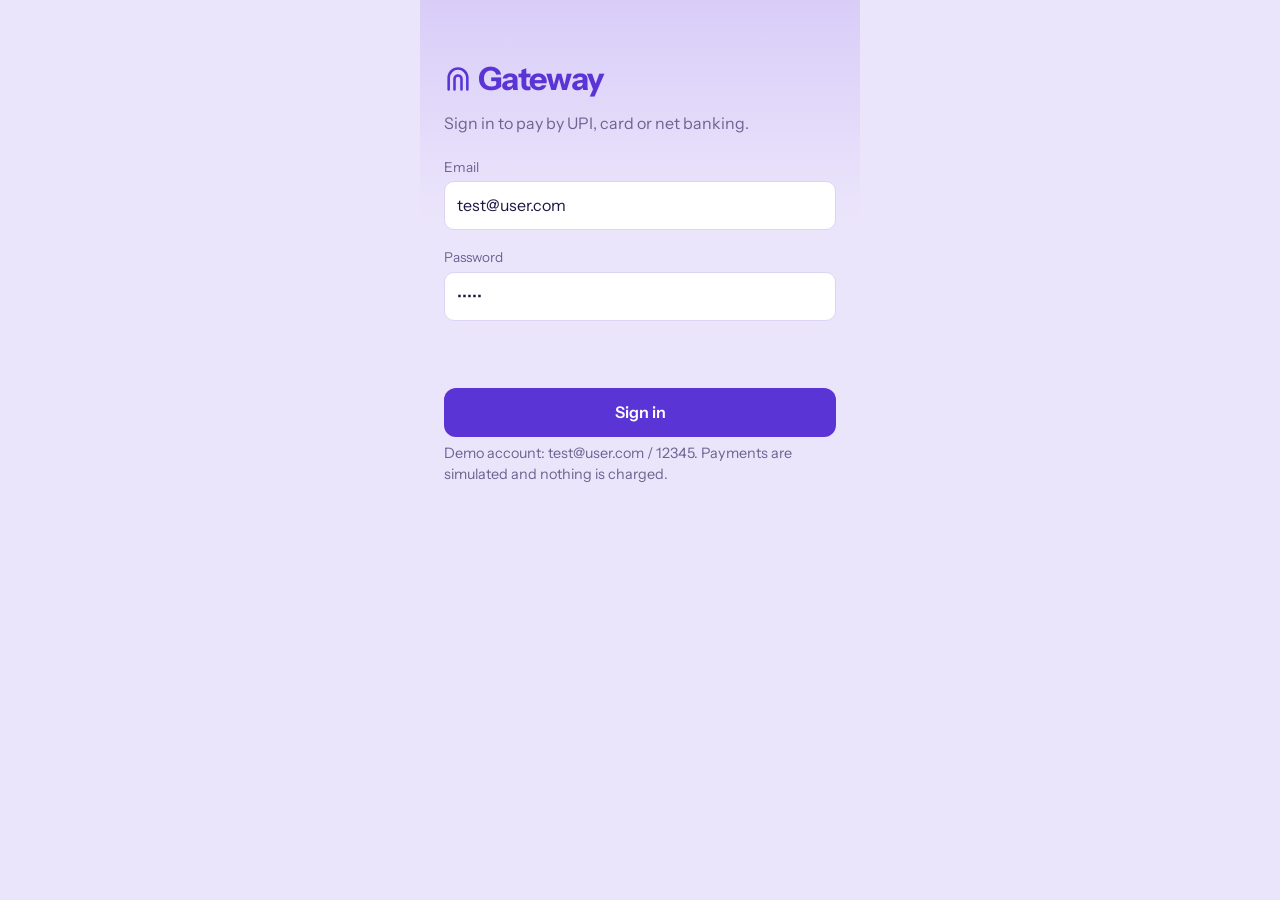
<file: Gateway-Payment-System-upgraded-/gateway-netlify/index.html>
<!DOCTYPE html>
<html lang="en">
<head>
<meta charset="utf-8">
<meta name="viewport" content="width=device-width, initial-scale=1, viewport-fit=cover">
<title>Gateway</title>
<link rel="icon" href="data:image/svg+xml,%3Csvg xmlns='http://www.w3.org/2000/svg' viewBox='0 0 100 100'%3E%3Ctext y='.9em' font-size='90'%3E%F0%9F%92%B3%3C/text%3E%3C/svg%3E">
<link rel="preconnect" href="https://fonts.googleapis.com">
<link rel="preconnect" href="https://fonts.gstatic.com" crossorigin>
<link href="https://fonts.googleapis.com/css2?family=Instrument+Sans:wght@400;500;600;700&display=swap" rel="stylesheet">
<style>
:root{--bg:#ebe5fb;--top:#d9cdf8;--panel:#fff;--ink:#1d1640;--mute:#6c6490;--line:#ddd4f5;--pri:#5b34d6;--priInk:#fff;--tile:#e7defb;--ok:#0e7a55;--bad:#c2312d;color-scheme:light;box-sizing:border-box;padding-top:env(safe-area-inset-top,0px);padding-bottom:env(safe-area-inset-bottom,0px)}
@media (prefers-color-scheme:dark){:root:not([data-theme="light"]){--bg:#15102b;--top:#241c4a;--panel:#201a3d;--ink:#ece8ff;--mute:#a79fd0;--line:#342d5c;--pri:#9a7dff;--priInk:#120b30;--tile:#2d2552;--ok:#3ccf91;--bad:#ff7b76;color-scheme:dark}}
:root[data-theme="dark"]{--bg:#15102b;--top:#241c4a;--panel:#201a3d;--ink:#ece8ff;--mute:#a79fd0;--line:#342d5c;--pri:#9a7dff;--priInk:#120b30;--tile:#2d2552;--ok:#3ccf91;--bad:#ff7b76;color-scheme:dark}
*{box-sizing:border-box}
body{margin:0;background:var(--bg);color:var(--ink);font:16px/1.45 "Instrument Sans",system-ui,sans-serif}
button,input,select{font:inherit;color:inherit}
button{cursor:pointer;border:0;background:none}
:focus-visible{outline:3px solid var(--pri);outline-offset:2px}
[hidden]{display:none!important}
.app{max-width:440px;margin:0 auto;min-height:100vh;background:linear-gradient(var(--top),var(--bg) 220px)}
svg.i{width:24px;height:24px;fill:none;stroke:currentColor;stroke-width:1.8;stroke-linecap:round;stroke-linejoin:round}
.logo{display:flex;align-items:center;gap:6px;font-weight:700;font-size:1.4rem;letter-spacing:-.02em;color:var(--pri)}
.logo svg{width:28px;height:28px;stroke-width:2.2}
.auth{padding:56px 24px;display:flex;flex-direction:column;gap:6px}
.auth .logo{font-size:2rem;margin-bottom:4px}
.auth p{margin:0 0 16px;color:var(--mute)}
.f{margin-bottom:12px}
.f label{display:block;font-size:.85rem;color:var(--mute);margin-bottom:4px}
.f input,.f select{width:100%;padding:12px;border:1px solid var(--line);border-radius:10px;background:var(--panel)}
.btn{display:block;width:100%;padding:13px;border-radius:12px;background:var(--pri);color:var(--priInk);font-weight:600;margin-top:8px}
.btn.alt{background:var(--tile);color:var(--ink)}
.err{color:var(--bad);min-height:1.3em;font-size:.9rem;margin:4px 0 0}
.top{display:flex;align-items:center;justify-content:space-between;padding:14px 16px}
.top button{width:40px;height:40px;border-radius:50%;display:grid;place-items:center}
.av{background:var(--pri);color:var(--priInk);font-weight:700;font-size:.9rem}
.body{background:var(--bg);border-radius:20px 20px 0 0;padding:16px 14px 120px;min-height:80vh;box-shadow:0 -6px 20px rgba(91,52,214,.08)}
.ban{display:flex;overflow-x:auto;scroll-snap-type:x mandatory;scrollbar-width:none;border-radius:16px;background:var(--tile)}
.ban::-webkit-scrollbar{display:none}
.sl{flex:0 0 100%;scroll-snap-align:start;display:flex;align-items:center;justify-content:space-between;gap:10px;padding:18px}
.sl h3{margin:0 0 12px;font-size:1.2rem;line-height:1.2}
.sl .btn{display:inline-block;width:auto;padding:8px 14px;margin:0;font-size:.9rem}
.circ{flex:0 0 108px;height:108px;border-radius:50%;background:var(--panel);display:grid;place-items:center;text-align:center;line-height:1;color:var(--pri)}
.circ b{font-size:2.8rem}.circ span{font-size:.8rem;color:var(--mute)}
.dots{display:flex;justify-content:center;gap:6px;margin:8px 0 14px}
.dots button{width:7px;height:7px;border-radius:50%;background:var(--line)}
.dots button[aria-current="true"]{background:var(--pri);width:18px;border-radius:4px}
.card{background:var(--panel);border:1px solid var(--line);border-radius:16px;padding:16px;margin-bottom:14px}
.card h2{margin:0 0 14px;font-size:1.1rem}
.grid{display:grid;grid-template-columns:repeat(4,1fr);gap:14px 6px}
.t{display:flex;flex-direction:column;align-items:center;gap:6px;font-size:.78rem;text-align:center;line-height:1.2;transition:transform .12s}
.t:active{transform:scale(.94)}
.t i{width:52px;height:52px;border-radius:50%;background:var(--tile);color:var(--pri);display:grid;place-items:center}
.row{display:flex;align-items:center;gap:12px;padding:10px 0;border-top:1px solid var(--line)}
.row:first-of-type{border-top:0}
.row .c{width:38px;height:38px;border-radius:50%;display:grid;place-items:center;background:var(--tile);flex:none}
.row .m{flex:1;min-width:0}.row .m b{display:block;font-weight:600}.row .m small{color:var(--mute)}
.row .a{text-align:right}.row .a small{display:block}
.ok{color:var(--ok)}.bad{color:var(--bad)}
.pdf{font-size:.75rem;padding:3px 8px;border:1px solid var(--pri);border-radius:99px;color:var(--pri);margin-top:2px}
.mute{color:var(--mute);font-size:.9rem}
.fabw{position:fixed;left:0;right:0;bottom:0;display:flex;justify-content:center;padding:0 0 calc(16px + env(safe-area-inset-bottom,0px));pointer-events:none}
.fab{pointer-events:auto;display:flex;align-items:center;gap:10px;padding:14px 22px;border-radius:99px;background:var(--ink);color:var(--bg);font-weight:600;box-shadow:0 8px 24px rgba(29,22,64,.35)}
.wrap{position:fixed;inset:0;background:rgba(20,12,50,.5);display:flex;align-items:flex-end;justify-content:center;z-index:5}
.sh{width:100%;max-width:440px;max-height:92vh;overflow-y:auto;background:var(--panel);border-radius:22px 22px 0 0;padding:18px 18px calc(22px + env(safe-area-inset-bottom,0px));animation:up .25s ease-out}
@keyframes up{from{transform:translateY(100%)}to{transform:none}}
.sh header{display:flex;justify-content:space-between;align-items:center;margin-bottom:12px}
.sh h2{margin:0;font-size:1.15rem}
.x{width:36px;height:36px;border-radius:50%;background:var(--tile);font-size:1.3rem;line-height:1}
.amt{font-size:1.6rem;font-weight:700}
.chips{display:flex;flex-wrap:wrap;gap:6px;margin-top:14px}
.chips b{width:100%;font-size:.8rem;color:var(--mute);font-weight:500}
.chips button{font-size:.78rem;padding:4px 10px;border-radius:99px;border:1px solid var(--line);color:var(--mute)}
.vf{width:200px;height:200px;margin:8px auto 16px;position:relative;border-radius:16px;background:repeating-linear-gradient(45deg,var(--tile) 0 8px,var(--bg) 8px 16px)}
.vf:after{content:"";position:absolute;left:8px;right:8px;height:3px;background:var(--pri);border-radius:2px;animation:sc 1.8s ease-in-out infinite alternate}
@keyframes sc{from{top:10px}to{top:187px}}
.res{text-align:center;padding:8px 0}
.res .big{width:84px;height:84px;border-radius:50%;margin:0 auto 12px;display:grid;place-items:center;color:#fff;animation:pop .4s cubic-bezier(.2,1.4,.4,1)}
.res .big svg{width:44px;height:44px;stroke-width:2.6}
.res .big.ok{background:var(--ok)}.res .big.bad{background:var(--bad)}
@keyframes pop{from{transform:scale(.3);opacity:0}to{transform:none;opacity:1}}
.kv{text-align:left;margin:14px 0}
.kv div{display:flex;justify-content:space-between;gap:12px;padding:6px 0;border-bottom:1px dashed var(--line);font-size:.92rem}
.kv span:first-child{color:var(--mute)}
details{text-align:left;margin:8px 0;font-size:.88rem}
summary{cursor:pointer;color:var(--pri)}
details div{padding:2px 0}
.toast{position:fixed;left:50%;bottom:90px;transform:translateX(-50%);background:var(--ink);color:var(--bg);padding:9px 16px;border-radius:99px;font-size:.9rem;z-index:9}
@media(prefers-reduced-motion:reduce){.sh,.res .big,.vf:after{animation:none}.t{transition:none}}
</style>
</head>
<body>
<div class="app">
  <section class="auth" id="auth">
    <div class="logo"><svg class="i" viewBox="0 0 24 24"><path d="M4 21V11a8 8 0 0 1 16 0v10M9 21v-9a3 3 0 0 1 6 0v9"/></svg>Gateway</div>
    <p>Sign in to pay by UPI, card or net banking.</p>
    <div class="f"><label for="em">Email</label><input id="em" value="test@user.com" autocomplete="off"></div>
    <div class="f"><label for="pw">Password</label><input id="pw" type="password" value="12345" autocomplete="off"></div>
    <p class="err" id="lerr" role="alert"></p>
    <button class="btn" id="login">Sign in</button>
    <p class="mute">Demo account: test@user.com / 12345. Payments are simulated and nothing is charged.</p>
  </section>

  <section id="home" hidden>
    <div class="top">
      <button class="av" id="avatar" aria-label="Profile">TU</button>
      <div class="logo"><svg class="i" viewBox="0 0 24 24"><path d="M4 21V11a8 8 0 0 1 16 0v10M9 21v-9a3 3 0 0 1 6 0v9"/></svg>Gateway</div>
      <div style="display:flex"><button id="srch" aria-label="Search history"></button><button id="bell" aria-label="Notifications"></button></div>
    </div>
    <div class="body">
      <div class="ban" id="ban"></div>
      <div class="dots" id="dots"></div>
      <div class="card"><h2>Money transfer</h2><div class="grid" id="tiles"></div></div>
      <div class="card"><h2>Recent payments</h2><div id="recent"></div></div>
    </div>
    <div class="fabw"><button class="fab" id="scan"></button></div>
  </section>

  <div class="wrap" id="wrap" hidden>
    <div class="sh" role="dialog" aria-modal="true" aria-labelledby="st">
      <header><h2 id="st"></h2><button class="x" id="xb" aria-label="Close">&times;</button></header>
      <div id="sb"></div>
    </div>
  </div>
</div>
<div class="toast" id="toast" hidden></div>

<script>
//#validators
function luhn(s){var sum=0,alt=false;for(var i=s.length-1;i>=0;i--){var n=+s[i];if(alt){n*=2;if(n>9)n-=9}sum+=n;alt=!alt}return sum%10===0}
function digits(s){return String(s||'').replace(/[\s-]/g,'')}
var BANKS=['SBI','HDFC','ICICI','Axis'];
var AMT=/^\d{1,7}(\.\d{1,2})?$/;
function amountOk(a){a=String(a).trim();return AMT.test(a)&&+a>0&&+a<=1e6}
function expiryOk(v,now){var m=/^(0[1-9]|1[0-2])\/(\d{2})$/.exec(String(v).trim());if(!m)return false;var y=2000+ +m[2],mo=+m[1];return y>now.y||(y===now.y&&mo>=now.m)}
function maskFor(m,v){
  var p=digits(v.cardNumber),u=String(v.upi||'').trim(),n=String(v.mobile||'').trim(),a=String(v.acc||'').trim();
  if(m==='card'&&/^\d{12,19}$/.test(p)&&luhn(p))return '**** **** **** '+p.slice(-4);
  if(m==='upi'&&/^[A-Za-z0-9._-]{2,64}@[A-Za-z]{2,32}$/.test(u)){var i=u.indexOf('@'),l=u.slice(0,i);return l[0]+'****'+l[l.length-1]+u.slice(i)}
  if(m==='mobile'&&/^[6-9]\d{9}$/.test(n))return n.slice(0,2)+'******'+n.slice(-2);
  if(m==='netbank'&&/^\d{10,16}$/.test(a))return '****'+a.slice(-4);
  return '-';
}
// Rules run in order and stop at the first failure, like PaymentServlet.
function rulesFor(m,v,now){
  var r=[['Amount is a plain decimal, max 2 places',function(){return AMT.test(String(v.amount).trim())}],
         ['Amount is above 0 and at most 1,000,000',function(){return amountOk(v.amount)}]];
  var pan=digits(v.cardNumber),amex=/^3[47]/.test(pan);
  var T={
    card:[['Name on card present',function(){return String(v.cardName).trim().length>0&&v.cardName.length<=60}],
      ['Card number is 12 to 19 digits',function(){return /^\d{12,19}$/.test(pan)}],
      ['Card number passes Luhn check',function(){return luhn(pan)}],
      ['Expiry is MM/YY and not in the past',function(){return expiryOk(v.expiry,now)}],
      ['CVV is '+(amex?4:3)+' digits',function(){return (amex?/^\d{4}$/:/^\d{3}$/).test(v.cvv)}],
      ['Issuer does not decline (numbers ending in 5 do)',function(){return pan.slice(-1)!=='5'}]],
    upi:[['UPI ID looks like name@bank',function(){return /^[A-Za-z0-9._-]{2,64}@[A-Za-z]{2,32}$/.test(String(v.upi).trim())}]],
    mobile:[['Mobile number is 10 digits starting 6 to 9',function(){return /^[6-9]\d{9}$/.test(String(v.mobile).trim())}]],
    netbank:[['Bank is on the allowed list',function(){return BANKS.indexOf(v.bank)>=0}],
      ['Account number is 10 to 16 digits',function(){return /^\d{10,16}$/.test(String(v.acc).trim())}],
      ['IFSC code format is valid',function(){return /^[A-Z]{4}0[A-Z0-9]{6}$/.test(String(v.ifsc).trim().toUpperCase())}]]
  };
  return r.concat(T[m]);
}
function run(m,v,now){
  var trace=[],failed=null;
  rulesFor(m,v,now).forEach(function(r){
    if(failed){trace.push({l:r[0],s:'skip'});return}
    var ok=false;try{ok=r[1]()}catch(e){}
    trace.push({l:r[0],s:ok?'ok':'bad'});if(!ok)failed=r[0];
  });
  return{trace:trace,failed:failed,masked:maskFor(m,v)};
}
//#end
//#pdf
function pdfEsc(s){return String(s).replace(/[^\x20-\x7E]/g,' ').replace(/([\\()])/g,'\\$1')}
function makePdf(rows,foot){
  var c='0.357 0.204 0.839 rg 0 742 595 100 re f\n'+
    'BT 1 1 1 rg /F2 26 Tf 56 790 Td (Gateway) Tj ET\nBT 1 1 1 rg /F1 12 Tf 56 764 Td (Payment statement) Tj ET\n';
  var y=700;
  rows.forEach(function(r){
    c+='0.85 0.83 0.92 RG 56 '+(y-10)+' m 539 '+(y-10)+' l S\n';
    c+='BT 0.42 0.39 0.56 rg /F1 10 Tf 56 '+y+' Td ('+pdfEsc(r[0])+') Tj ET\n';
    c+='BT 0.11 0.09 0.25 rg /F2 12 Tf 200 '+y+' Td ('+pdfEsc(r[1])+') Tj ET\n';
    y-=32;
  });
  c+='BT 0.42 0.39 0.56 rg /F1 9 Tf 56 '+(y-10)+' Td ('+pdfEsc(foot)+') Tj ET\n';
  var o=['<</Type/Catalog/Pages 2 0 R>>','<</Type/Pages/Kids[3 0 R]/Count 1>>',
    '<</Type/Page/Parent 2 0 R/MediaBox[0 0 595 842]/Contents 4 0 R/Resources<</Font<</F1 5 0 R/F2 6 0 R>>>>>>',
    '<</Length '+c.length+'>>\nstream\n'+c+'endstream',
    '<</Type/Font/Subtype/Type1/BaseFont/Helvetica/Encoding/WinAnsiEncoding>>',
    '<</Type/Font/Subtype/Type1/BaseFont/Helvetica-Bold/Encoding/WinAnsiEncoding>>'];
  var out='%PDF-1.4\n',off=[];
  o.forEach(function(b,i){off.push(out.length);out+=(i+1)+' 0 obj\n'+b+'\nendobj\n'});
  var x=out.length;out+='xref\n0 '+(o.length+1)+'\n0000000000 65535 f \n';
  off.forEach(function(n){out+=('0000000000'+n).slice(-10)+' 00000 n \n'});
  out+='trailer\n<</Size '+(o.length+1)+'/Root 1 0 R>>\nstartxref\n'+x+'\n%%EOF';
  return new TextEncoder().encode(out);
}
//#end

var $=function(s){return document.querySelector(s)};
function h(t,c,x){var e=document.createElement(t);if(c)e.className=c;if(x!=null)e.textContent=x;return e}
var P={scan:'M4 8V5a1 1 0 0 1 1-1h3M16 4h3a1 1 0 0 1 1 1v3M20 16v3a1 1 0 0 1-1 1h-3M8 20H5a1 1 0 0 1-1-1v-3M4 12h16',
mobile:'M9 3h6a2 2 0 0 1 2 2v14a2 2 0 0 1-2 2H9a2 2 0 0 1-2-2V5a2 2 0 0 1 2-2zM11 18h2',
upi:'M12 16a4 4 0 1 0 0-8 4 4 0 0 0 0 8zM16 8v5a2.5 2.5 0 0 0 5 0v-1a9 9 0 1 0-3.5 7.1',
bank:'M3 10l9-6 9 6M5 10v8M9 10v8M15 10v8M19 10v8M3 20h18',
card:'M3 6h18v12H3zM3 10h18M7 15h3',
history:'M12 7v5l3 2M4 12a8 8 0 1 0 2.5-5.8M4 4v4h4',
receive:'M12 4v10M8 10l4 4 4-4M5 20h14',
file:'M7 3h7l4 4v14H7zM14 3v4h4M10 12h5M10 16h5',
search:'M11 4a7 7 0 1 0 0 14 7 7 0 0 0 0-14zM20 20l-4-4',
bell:'M6 16v-5a6 6 0 0 1 12 0v5l1.5 2h-15zM10 20h4',
check:'M5 12l5 5 9-10',cross:'M6 6l12 12M18 6L6 18'};
function ic(n){return '<svg class="i" viewBox="0 0 24 24"><path d="'+P[n]+'"/></svg>'}
function toast(t){var e=$('#toast');e.textContent=t;e.hidden=false;clearTimeout(toast.t);toast.t=setTimeout(function(){e.hidden=true},2200)}

var KEY='gateway.v1',mem=[],user=null,LABEL={card:'Card',upi:'UPI',mobile:'UPI (mobile)',netbank:'Net banking'};
function load(){try{return JSON.parse(localStorage.getItem(KEY))||[]}catch(e){return mem}}
function store(a){mem=a;try{localStorage.setItem(KEY,JSON.stringify(a))}catch(e){}}
function fmt(a){return Number(a).toLocaleString('en-IN',{minimumFractionDigits:2,maximumFractionDigits:2})}
function when(t){return new Date(t).toLocaleString('en-IN',{day:'numeric',month:'short',hour:'numeric',minute:'2-digit'})}

// Save a generated file: viewer-confirmed save inside claude.ai, normal download elsewhere (e.g. Netlify).
async function savePdf(name,bytes){
  var dl=null;try{dl=window.claude?await window.claude.use('downloads'):null}catch(e){}
  if(dl){try{await dl.save({filename:name,data:bytes});return}catch(e){if(e&&e.code==='declined')return}}
  var a=document.createElement('a');a.href=URL.createObjectURL(new Blob([bytes],{type:'application/pdf'}));
  a.download=name;document.body.appendChild(a);a.click();a.remove();setTimeout(function(){URL.revokeObjectURL(a.href)},4000);
}
function statement(p){
  var d=new Date(p.t);
  var rows=[['Status','SUCCESS'],['Transaction ID',p.id],['Date and time',d.toLocaleString('en-IN')],['Paid with',LABEL[p.m]],
    ['Account / ID',p.masked],['Amount','INR '+Number(p.a).toFixed(2)],['Account holder','test@user.com']];
  savePdf('Gateway-statement-'+p.id+'.pdf',makePdf(rows,'Simulated payment from the Gateway demo. No money was moved.'));
  toast('Statement ready');
}

// ---- sign in / home
$('#login').onclick=function(){
  var ok=$('#em').value.trim()==='test@user.com'&&$('#pw').value==='12345';
  $('#lerr').textContent=ok?'':'Email or password is incorrect.';
  if(ok){user='test@user.com';$('#auth').hidden=true;$('#home').hidden=false;renderRecent();startBanner()}
};
$('#pw').onkeydown=function(e){if(e.key==='Enter')$('#login').click()};
$('#srch').innerHTML=ic('search');$('#bell').innerHTML=ic('bell');
$('#scan').innerHTML=ic('scan')+'Scan any QR';
$('#bell').onclick=function(){toast('You\u2019re all caught up')};
$('#srch').onclick=function(){history_()};
$('#scan').onclick=function(){scan()};
$('#avatar').onclick=function(){
  var b=h('div');b.appendChild(h('p','mute','Signed in as test@user.com'));
  b.appendChild(h('p',null,'Your UPI ID: test@gateway'));
  var s=h('button','btn alt','Sign out');s.onclick=function(){closeSheet();user=null;$('#home').hidden=true;$('#auth').hidden=false;stopBanner()};
  b.appendChild(s);sheet('Profile',b);
};

var SL=[['Lightning fast payments always.','Pay by UPI',function(){pay('upi')},'2','in seconds'],
        ['Cards, UPI and net banking in one place.','Pay by card',function(){pay('card')},'3','ways to pay'],
        ['A PDF statement for every payment.','See statements',function(){history_(true)},'PDF','on demand']];
var ban=$('#ban'),dots=$('#dots'),bt=null;
SL.forEach(function(s,i){
  var d=h('div','sl'),l=h('div'),b=h('button','btn',s[1]);b.onclick=s[2];
  l.appendChild(h('h3',null,s[0]));l.appendChild(b);d.appendChild(l);
  var c=h('div','circ'),w=h('div');w.appendChild(h('b',null,s[3]));w.appendChild(h('br'));w.appendChild(h('span',null,s[4]));c.appendChild(w);d.appendChild(c);ban.appendChild(d);
  var dt=h('button');dt.setAttribute('aria-label','Slide '+(i+1));dt.onclick=function(){go(i)};dots.appendChild(dt);
});
function go(i){ban.scrollTo({left:i*ban.clientWidth,behavior:'smooth'})}
function cur(){return Math.round(ban.scrollLeft/Math.max(1,ban.clientWidth))}
ban.onscroll=function(){var c=cur();Array.prototype.forEach.call(dots.children,function(d,i){d.setAttribute('aria-current',i===c)})};
function startBanner(){ban.onscroll();stopBanner();if(matchMedia('(prefers-reduced-motion:reduce)').matches)return;bt=setInterval(function(){go((cur()+1)%SL.length)},4500)}
function stopBanner(){clearInterval(bt)}

var TILES=[['scan','Scan & Pay',scan],['mobile','To Mobile',function(){pay('mobile')}],['upi','To UPI ID',function(){pay('upi')}],['bank','To Bank A/c',function(){pay('netbank')}],
  ['card','Pay by Card',function(){pay('card')}],['history','History',function(){history_()}],['file','Statements',function(){history_(true)}],['receive','Receive Money',receive]];
TILES.forEach(function(t){
  var b=h('button','t');b.innerHTML='<i>'+ic(t[0])+'</i>';b.appendChild(h('span',null,t[1]));b.onclick=t[2];$('#tiles').appendChild(b);
});

function payRow(p,pdf){
  var r=h('div','row'),c=h('div','c');c.innerHTML=ic(p.s==='SUCCESS'?'check':'cross');c.className+=p.s==='SUCCESS'?' ok':' bad';
  var m=h('div','m');m.appendChild(h('b',null,LABEL[p.m]+' \u00b7 '+p.masked));m.appendChild(h('small',null,when(p.t)));
  var a=h('div','a');a.appendChild(h('b',null,p.a?'\u20b9'+fmt(p.a):'-'));a.appendChild(h('small',p.s==='SUCCESS'?'ok':'bad',p.s==='SUCCESS'?'Paid':'Failed'));
  if(pdf&&p.s==='SUCCESS'){var d=h('button','pdf','PDF');d.onclick=function(){statement(p)};a.appendChild(d)}
  r.appendChild(c);r.appendChild(m);r.appendChild(a);return r;
}
function renderRecent(){
  var box=$('#recent');box.textContent='';var l=load().slice(0,3);
  if(!l.length)box.appendChild(h('p','mute','No payments yet. Pick an option above to send your first one.'));
  l.forEach(function(p){box.appendChild(payRow(p,false))});
}

// ---- sheets
function sheet(title,body){$('#st').textContent=title;var c=$('#sb');c.textContent='';c.appendChild(body);$('#wrap').hidden=false;document.body.style.overflow='hidden';var f=c.querySelector('input,select,button');if(f)f.focus()}
function closeSheet(){$('#wrap').hidden=true;document.body.style.overflow='';if(user)renderRecent()}
$('#xb').onclick=closeSheet;
$('#wrap').onclick=function(e){if(e.target===this)closeSheet()};
document.addEventListener('keydown',function(e){if(e.key==='Escape'&&!$('#wrap').hidden)closeSheet()});

function history_(onlyOk){
  var b=h('div'),l=load().filter(function(p){return!onlyOk||p.s==='SUCCESS'});
  if(!l.length)b.appendChild(h('p','mute',onlyOk?'No successful payments yet.':'No payments yet.'));
  l.forEach(function(p){b.appendChild(payRow(p,true))});
  if(l.length){var c=h('button','btn alt','Clear history');c.onclick=function(){store([]);history_(onlyOk)};b.appendChild(c)}
  sheet(onlyOk?'Statements':'History',b);
}
function receive(){
  var b=h('div');b.appendChild(h('p','mute','Share your UPI ID to get paid.'));b.appendChild(h('p','amt','test@gateway'));
  var c=h('button','btn','Copy UPI ID');c.onclick=function(){try{navigator.clipboard.writeText('test@gateway')}catch(e){}toast('UPI ID copied')};
  b.appendChild(c);sheet('Receive money',b);
}
function scan(){
  var b=h('div');b.appendChild(h('div','vf'));b.appendChild(h('p','mute','Point your camera at a Gateway QR code.'));
  var s=h('button','btn','Simulate a scan');s.onclick=function(){pay('upi',{upi:'shop@gateway'});toast('Scanned shop@gateway')};
  b.appendChild(s);sheet('Scan any QR',b);
}

var FIELDS={cardNumber:['Card number',{ph:'1234 5678 9012 3456',im:'numeric',ml:23}],cardName:['Name on card',{}],expiry:['Expiry (MM/YY)',{ph:'MM/YY',ml:5}],
  cvv:['CVV',{pw:1,im:'numeric',ml:4}],upi:['UPI ID',{ph:'name@okaxis'}],mobile:['Mobile number',{ph:'10-digit number',im:'numeric',ml:10}],
  bank:['Bank',{sel:BANKS}],acc:['Account number',{ph:'10 to 16 digits',im:'numeric'}],ifsc:['IFSC code',{ph:'SBIN0123456'}],amount:['Amount (\u20b9)',{ph:'0.00',im:'decimal'}]};
var USE={card:['cardNumber','cardName','expiry','cvv'],upi:['upi'],mobile:['mobile'],netbank:['bank','acc','ifsc']};
var CHIPS=[['card','Valid card',{cardNumber:'4111 1111 1111 1111',cardName:'Asha Roy',expiry:'12/30',cvv:'123',amount:'499'}],
  ['card','Declined (ends in 5)',{cardNumber:'4111 1111 1111 1145',cardName:'Asha Roy',expiry:'12/30',cvv:'123',amount:'120'}],
  ['card','Expired card',{cardNumber:'4111 1111 1111 1111',cardName:'Asha Roy',expiry:'01/20',cvv:'123',amount:'75'}],
  ['upi','Amount \u201cNaN\u201d',{upi:'asha@okaxis',amount:'NaN'}],['upi','UPI \u201c@okaxis\u201d',{upi:'@okaxis',amount:'250'}],
  ['upi','Valid UPI',{upi:'asha@okaxis',amount:'250'}],['mobile','Valid number',{mobile:'9958736314',amount:'300'}],
  ['netbank','Valid net banking',{bank:'SBI',acc:'1234567890',ifsc:'SBIN0123456',amount:'1500'}]];

function pay(m,pre){
  var b=h('div');
  USE[m].concat('amount').forEach(function(k){
    var f=FIELDS[k],o=f[1],w=h('div','f'),l=h('label',null,f[0]);l.htmlFor='f_'+k;
    var i=o.sel?h('select'):h('input');i.id='f_'+k;i.autocomplete='off';
    if(o.sel){i.appendChild(new Option('Select a bank',''));o.sel.forEach(function(x){i.appendChild(new Option(x,x))})}
    else{if(o.ph)i.placeholder=o.ph;if(o.im)i.inputMode=o.im;if(o.ml)i.maxLength=o.ml;if(o.pw)i.type='password'}
    if(k==='cardNumber')i.oninput=function(){var d=i.value.replace(/\D/g,'').slice(0,19);i.value=d.replace(/(.{4})/g,'$1 ').trim()};
    w.appendChild(l);w.appendChild(i);b.appendChild(w);
  });
  var er=h('p','err');er.setAttribute('role','alert');b.appendChild(er);
  var go_=h('button','btn','Pay now');b.appendChild(go_);
  var ch=h('div','chips');ch.appendChild(h('b',null,'Try a test case'));
  CHIPS.forEach(function(c){if(c[0]!==m)return;var x=h('button',null,c[1]);x.type='button';
    x.onclick=function(){for(var k in c[2])if(document.getElementById('f_'+k))document.getElementById('f_'+k).value=c[2][k]};ch.appendChild(x)});
  b.appendChild(ch);
  go_.onclick=function(){
    var v={};Object.keys(FIELDS).forEach(function(k){var e=document.getElementById('f_'+k);v[k]=e?e.value:''});
    var d=new Date(),res=run(m,v,{y:d.getUTCFullYear(),m:d.getUTCMonth()+1});
    var id='GW'+(window.crypto&&crypto.randomUUID?crypto.randomUUID():Math.random().toString(16).slice(2)+'0000000000').replace(/-/g,'').slice(0,10).toUpperCase();
    var rec={id:id,t:d.toISOString(),m:m,masked:res.masked,a:amountOk(v.amount)?String(v.amount).trim():null,s:res.failed?'FAILED':'SUCCESS'};
    var all=load();all.unshift(rec);store(all.slice(0,50));
    result(rec,res,m);
  };
  sheet(LABEL[m]==='UPI (mobile)'?'Pay to mobile':m==='netbank'?'Pay to bank account':m==='card'?'Pay by card':'Pay to UPI ID',b);
  if(pre)for(var k in pre)if(document.getElementById('f_'+k))document.getElementById('f_'+k).value=pre[k];
}

function result(p,res,m){
  var ok=p.s==='SUCCESS',b=h('div','res'),big=h('div','big '+(ok?'ok':'bad'));big.innerHTML=ic(ok?'check':'cross');b.appendChild(big);
  b.appendChild(h('div','amt',ok?'\u20b9'+fmt(p.a):'Payment failed'));
  b.appendChild(h('p','mute',ok?'Payment successful':res.failed));
  var kv=h('div','kv');[['Paid with',LABEL[m]],['Account / ID',p.masked],['Transaction ID',p.id],['Time',when(p.t)]].forEach(function(r){
    var d=h('div');d.appendChild(h('span',null,r[0]));d.appendChild(h('span',null,r[1]));kv.appendChild(d)});
  b.appendChild(kv);
  var dt=h('details'),sm=h('summary',null,'Server checks');dt.appendChild(sm);
  res.trace.forEach(function(t){dt.appendChild(h('div',t.s==='skip'?'mute':t.s,(t.s==='ok'?'\u2713 ':t.s==='bad'?'\u2717 ':'\u2013 ')+t.l))});
  b.appendChild(dt);
  if(ok){var d=h('button','btn','Download statement (PDF)');d.onclick=function(){statement(p)};b.appendChild(d)}
  else{var r=h('button','btn','Try again');r.onclick=function(){pay(m)};b.appendChild(r)}
  var dn=h('button','btn alt','Done');dn.onclick=closeSheet;b.appendChild(dn);
  sheet(ok?'Success':'Failed',b);
}
</script>
</body>
</html>
</file>
